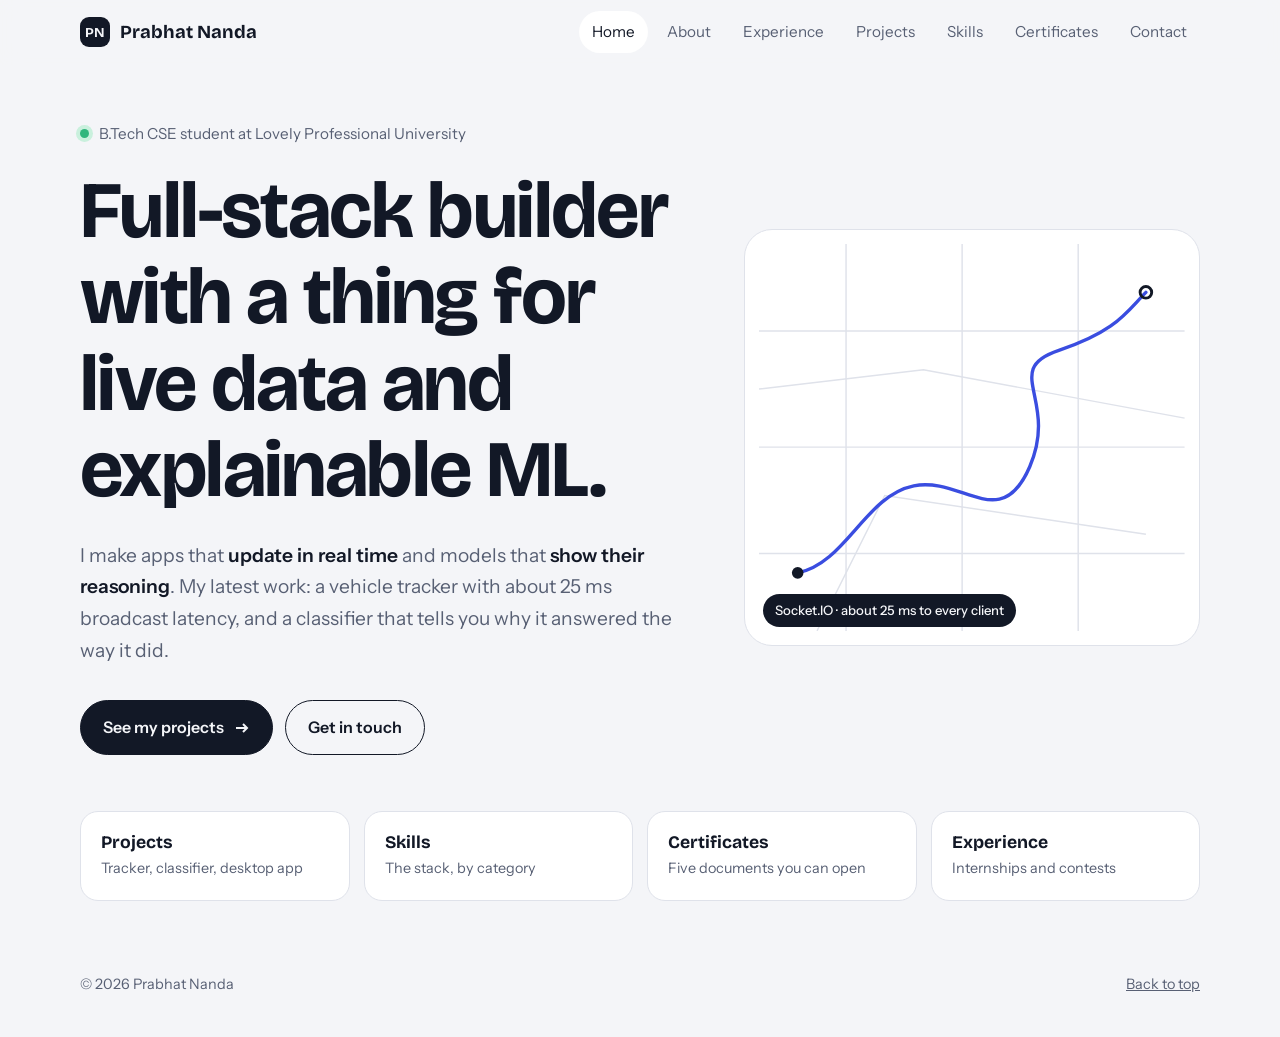
<file: index.html>
<!DOCTYPE html>
<html lang="en">
  <head>
    <meta charset="utf-8">
    <meta name="viewport" content="width=device-width, initial-scale=1, viewport-fit=cover">
    <title>Prabhat Nanda | Full-stack developer</title>
    <meta name="description" content="Prabhat Nanda is a B.Tech CSE student building real-time full-stack apps and explainable ML tools. Projects, skills and contact.">
    <meta property="og:title" content="Prabhat Nanda | Full-stack developer">
    <meta property="og:description" content="Real-time web apps, explainable ML and Java desktop software.">
    <link rel="preconnect" href="https://fonts.googleapis.com">
    <link rel="preconnect" href="https://fonts.gstatic.com" crossorigin>
    <link href="https://fonts.googleapis.com/css2?family=Bricolage+Grotesque:opsz,wght@12..96,500;12..96,700&family=Instrument+Sans:wght@400;500;600&display=swap" rel="stylesheet">
    <link rel="stylesheet" href="css/style.css">
  </head>
  <body>
    <div id="wipe" aria-hidden="true"></div>
    <a class="skip" href="#main">Skip to content</a>
    <header id="top">
      <div class="wrap">
        <nav aria-label="Primary">
          <a class="logo" href="#/"><i>PN</i>Prabhat Nanda</a>
          <button class="tg" aria-expanded="false" aria-controls="menu">Menu</button>
          <ul id="menu">
            <li>
              <a href="#/" data-r="">Home</a>
            </li>
            <li>
              <a href="#/about" data-r="about">About</a>
            </li>
            <li>
              <a href="#/experience" data-r="experience">Experience</a>
            </li>
            <li>
              <a href="#/projects" data-r="projects">Projects</a>
            </li>
            <li>
              <a href="#/skills" data-r="skills">Skills</a>
            </li>
            <li>
              <a href="#/certificates" data-r="certificates">Certificates</a>
            </li>
            <li>
              <a href="#/contact" data-r="contact">Contact</a>
            </li>
          </ul>
        </nav>
      </div>
      <div class="bar" id="bar"></div>
    </header>
    <main id="main">
      <section class="hero" id="hero">
        <div class="wrap hg">
          <div>
            <p class="who rv"><span></span>B.Tech CSE student at Lovely Professional University</p>
            <h1 class="rv">Full-stack builder with a thing for live data and explainable ML.</h1>
            <p class="lead rv">I make apps that <b>update in real time</b> and models that <b>show their reasoning</b>. My latest work: a vehicle tracker with about 25 ms broadcast latency, and a classifier that tells you why it answered the way it did.</p>
            <div class="cta rv">
              <a class="btn" href="#/projects">See my projects <svg width="16" height="16" viewBox="0 0 16 16" fill="none" stroke="currentColor" stroke-width="2"><path d="M2 8h11M9 4l4 4-4 4"/></svg></a>
              <a class="btn g" href="#/contact">Get in touch</a>
            </div>
          </div>
          <div class="map rv" role="img" aria-label="Animated route being traced on a map, like a vehicle tracker">
            <svg viewBox="0 0 440 400" aria-hidden="true"> <path class="st" d="M0 90H440M0 210H440M0 320H440M90 0V400M210 0V400M330 0V400"/> <path class="st" d="M0 150L170 130 440 180M60 400L130 260 400 300" /> <path id="rt" class="r" pathLength="1" d="M40 340C90 330 110 260 160 250S250 300 280 230 250 130 310 110 380 70 400 50"/> <circle r="9" fill="var(--acc)" id="dot" opacity="0"><animate attributeName="opacity" from="0" to="1" begin="4.8s" dur=".3s" fill="freeze"/><animateMotion dur="7s" begin="4.8s" repeatCount="indefinite"><mpath href="#rt"/></animateMotion></circle> <circle cx="40" cy="340" r="6" fill="var(--ink)"/><circle cx="400" cy="50" r="6" fill="none" stroke="var(--ink)" stroke-width="3"/> </svg>
            <span class="tag">Socket.IO · about 25 ms to every client</span>
          </div>
        </div>
        <div class="wrap qk">
          <a href="#/projects"><b>Projects</b><span>Tracker, classifier, desktop app</span></a>
          <a href="#/skills"><b>Skills</b><span>The stack, by category</span></a>
          <a href="#/certificates"><b>Certificates</b><span>Five documents you can open</span></a>
          <a href="#/experience"><b>Experience</b><span>Internships and contests</span></a>
        </div>
      </section>
      <section id="work">
        <div class="wrap">
          <h2>Three things I've built this year</h2>
          <div style="margin-top:40px">
            <article class="pj">
              <div class="vis mp rv" aria-hidden="true">
                <svg viewBox="0 0 300 220"><path d="M0 70H300M0 150H300M100 0V220M200 0V220" stroke="var(--line)" fill="none"/><path class="r2" pathLength="1" d="M30 180C70 170 80 120 120 115S190 150 210 100 190 50 270 35"/><circle cx="30" cy="180" r="6" fill="var(--ink)"/><circle cx="270" cy="35" r="7" fill="var(--acc)"/></svg>
              </div>
              <div>
                <h3>Real-time Vehicle Tracking System</h3>
                <p class="when">Live · July 2026</p>
                <p class="d">A browser-based tracker that follows a vehicle on a map without anyone refreshing the page, and lets you replay where it has been.</p>
                <ul class="pts">
                  <li>Uses the browser's GPS and Socket.IO to push positions to every connected client in roughly 25 ms.</li>
                  <li>Stores location history in PostgreSQL through Prisma, then plays routes back on Leaflet.js.</li>
                  <li>Protects API routes with JWT authentication; the frontend is responsive for phones and desktops.</li>
                </ul>
                <div class="chips">
                  <span>Node.js</span>
                  <span>Socket.IO</span>
                  <span>PostgreSQL</span>
                  <span>Prisma</span>
                  <span>Leaflet.js</span>
                  <span>JWT</span>
                </div>
                <a class="lk" href="https://github.com/Prabhat-web1">Code on GitHub</a>
              </div>
            </article>
            <article class="pj">
              <div class="vis rv" aria-hidden="true">
                <div>
                  <div class="bars">
                    <i style="--h:100%;--i:0"></i>
                    <i style="--h:64%;--i:1"></i>
                    <i style="--h:44%;--i:2"></i>
                    <i style="--h:30%;--i:3"></i>
                    <i style="--h:18%;--i:4"></i>
                  </div>
                  <p class="cap">Class probabilities across five categories</p>
                </div>
              </div>
              <div>
                <h3>AI Paranormal Investigation Bot</h3>
                <p class="when">Live · July 2026</p>
                <p class="d">A text classifier for paranormal narratives that is built to be questioned: every prediction comes with its evidence.</p>
                <ul class="pts">
                  <li>Sorts narratives into five categories with TF-IDF and SGDClassifier, at about 65% overall accuracy.</li>
                  <li>Returns class probabilities, a confidence score and the keywords that drove the call.</li>
                  <li>Llama 3.1 (via Groq) only rewrites the output in plain language. The classification stays deterministic, so the explanation can't invent facts.</li>
                </ul>
                <div class="chips">
                  <span>Python</span>
                  <span>Scikit-learn</span>
                  <span>TF-IDF</span>
                  <span>Llama 3.1</span>
                  <span>Groq API</span>
                </div>
                <a class="lk" href="https://github.com/Prabhat-web1">Code on GitHub</a>
              </div>
            </article>
            <article class="pj">
              <div class="vis rv" aria-hidden="true">
                <div class="rows">
                  <div>
                    <b>Sign in</b>
                    <span class="ok"></span>
                  </div>
                  <div>Java <em>validated</em></div>
                  <div>Data Structures <em>saved</em></div>
                  <div>Collections <em>restored</em></div>
                </div>
              </div>
              <div>
                <h3>Skill Progress Tracker</h3>
                <p class="when">May 2026 · Java summer training project</p>
                <p class="d">A desktop app for logging what you're learning, written to stay reliable when input or files go wrong.</p>
                <ul class="pts">
                  <li>Login gateway and reusable validation so only valid skill records get in.</li>
                  <li>Saves with BufferedReader and BufferedWriter, restores on next launch and copes with corrupted records.</li>
                  <li>Exception handling and utility functions that turn bad input into clear messages, not crashes.</li>
                </ul>
                <div class="chips">
                  <span>Java Swing</span>
                  <span>AWT</span>
                  <span>Data Structures</span>
                  <span>File I/O</span>
                </div>
                <a class="lk" href="https://github.com/Prabhat-web1">Code on GitHub</a>
              </div>
            </article>
          </div>
        </div>
      </section>
      <section id="about">
        <div class="wrap ab">
          <h2>Learning by shipping</h2>
          <div>
            <p>I'm in my third year of B.Tech Computer Science at Lovely Professional University. I learn fastest when something has to <b>actually run</b>, which is why most of my work is deployed rather than left as notebooks.</p>
            <p>Two threads run through it. One is <b>real-time web</b>: sockets, maps, databases and secured APIs. The other is <b>ML you can trust</b>: models that show probabilities and evidence, with language models used only to explain, never to guess.</p>
            <p>Core Java and data structures are the base under both. I'm looking for internships and entry-level roles where I can keep building and learn from a team.</p>
            <div class="facts">
              <div><strong>3</strong>projects shipped in 2026</div>
              <div><strong>4</strong>languages: C++, Python, C, Java</div>
              <div><strong>Top 10</strong>Hack AI Season 2 finalist</div>
            </div>
            <div class="edu">
              <b>Education</b>
              <p style="margin:6px 0 0">B.Tech, Computer Science and Engineering at Lovely Professional University, Phagwara. August 2024 to present.</p>
            </div>
          </div>
        </div>
      </section>
      <section id="stack">
        <div class="wrap">
          <h2>What I work with</h2>
          <p class="intro">Everything here comes from projects I have built or training I have finished.</p>
          <div id="skg"></div>
          <p class="soft">Beyond code: problem-solving, leadership, adaptability and teamwork.</p>
        </div>
      </section>
      <section id="experience">
        <div class="wrap">
          <h2>Internships, training and contests</h2>
          <div class="two">
            <div>
              <p class="sub">Experience</p>
              <div class="tl" style="margin-top:22px">
                <article>
                  <h3>Java Summer Internship</h3>
                  <p class="m">Lovely Professional University · Jun to Jul 2026</p>
                  <p>Mastering Data Structures in Java: classes, encapsulation, exception handling, ArrayList, HashMap, Stack, searching and Comparator-based sorting. It ended with a full Swing desktop app (the Skill Progress Tracker) and a Certificate of Merit with Grade A.</p>
                </article>
                <article>
                  <h3>CSR Project Intern, CyberSmart Awareness</h3>
                  <p class="m">WNS Cares Foundation · Jul to Aug 2025</p>
                  <p>A CSR internship with the WNS Cares Foundation team. The certificate lists presentation and tutoring skills, community outreach, networking and relationship management.</p>
                </article>
              </div>
            </div>
            <div>
              <p class="sub">Contests and achievements</p>
              <ul class="list">
                <li>Top 10 finalist, Hack AI Season 2 (Student Career Committee)<span></span></li>
                <li>18-hour Code-A-Fest X 2.0 coding competition<span></span></li>
                <li>Break the Bug debugging competition by Infineon<span></span></li>
              </ul>
              <p class="sub" style="margin-top:34px">Education</p>
              <ul class="list">
                <li>B.Tech, Computer Science and Engineering, Lovely Professional University<span>2024 to now</span></li>
              </ul>
            </div>
          </div>
        </div>
      </section>
      <section id="certs">
        <div class="wrap">
          <h2>Certificates</h2>
          <p class="intro">Tap any certificate to read it in full.</p>
          <div class="flt" role="group" aria-label="Filter certificates">
            <button class="on" data-f="all">All</button>
            <button data-f="course">Courses</button>
            <button data-f="intern">Internship</button>
            <button data-f="contest">Contests</button>
          </div>
          <div id="cg" class="cg"></div>
          <p class="soft" style="margin-top:36px"><b>Also on my CV:</b> Claude Code 101 badge (Aug 2026), Infosys Springboard (Aug 2025), Top 10 at Hack AI Season 2, and Code-A-Fest X 2.0. Their files are not on the site yet.</p>
        </div>
      </section>
      <section id="contact" style="padding-top:20px">
        <div class="wrap">
          <div class="ct">
            <h2>Have an internship or project in mind?</h2>
            <p>I reply to email fastest. If you'd like to see code first, my GitHub has all of the work above.</p>
            <div class="cta">
              <a class="btn" id="mail" href="mailto:prabhatknanda.1234@gmail.com">prabhatknanda.1234@gmail.com</a>
              <button class="btn g" id="copy" type="button">Copy email</button>
              <a class="btn g" href="https://github.com/Prabhat-web1">GitHub</a>
              <a class="btn g" href="http://www.linkedin.com/in/prabhat-nanda-xy">LinkedIn</a>
            </div>
            <p style="margin:22px 0 0;font-size:.95rem">Phone: <a href="tel:+919279151804">+91 92791 51804</a></p>
          </div>
        </div>
      </section>
    </main>
    <footer>
      <div class="wrap">
        <span>© 2026 Prabhat Nanda</span>
        <a href="#top">Back to top</a>
      </div>
    </footer>
    <dialog id="lb" aria-label="Certificate preview">
      <button class="lbx" aria-label="Close preview">×</button>
      <img alt="">
      <div class="lbm">
        <h3></h3>
        <p class="o"></p>
        <p class="n"></p>
      </div>
    </dialog>
    <script src="js/icons.js"></script>
    <script src="js/data.js"></script>
    <script src="js/script.js"></script>
  </body>
</html>
</file>
<file: css/style.css>
/* Prabhat Nanda portfolio: styles
   Sections: theme, layout, navigation, buttons, hero, about, projects,
   skills, experience, certificates, contact, animations, responsive */

:root {
  --bg: #f4f5f8;
  --panel: #fff;
  --ink: #121826;
  --mute: #586074;
  --line: #dfe2ea;
  --acc: #3a4de0;
  --acc2: #c9f0dd;
  --dark: #151b2e;
  --darkink: #eef0f7;
  --d: "Bricolage Grotesque","Trebuchet MS",sans-serif;
  --b: "Instrument Sans","Segoe UI",system-ui,sans-serif;
  box-sizing: border-box;
  padding-top: env(safe-area-inset-top,0px);
  padding-bottom: env(safe-area-inset-bottom,0px);
}

@media (prefers-color-scheme: dark) {
  :root:not([data-theme="light"]) {
    --bg: #10141f;
    --panel: #171d2d;
    --ink: #eef0f7;
    --mute: #9ba3b8;
    --line: #272f45;
    --acc: #8d9bff;
    --acc2: #1f4a3a;
    --dark: #0b0f1a;
  }
}

:root[data-theme="dark"] {
  --bg: #10141f;
  --panel: #171d2d;
  --ink: #eef0f7;
  --mute: #9ba3b8;
  --line: #272f45;
  --acc: #8d9bff;
  --acc2: #1f4a3a;
  --dark: #0b0f1a;
}

html {
  height: 100%;
  scroll-behavior: smooth;
  scroll-padding-top: calc(72px + env(safe-area-inset-top,0px));
}

*,
*:before,
*:after {
  box-sizing: border-box;
}

body {
  margin: 0;
  min-height: 100%;
  background: var(--bg);
  color: var(--ink);
  font: 400 17px/1.65 var(--b);
  -webkit-font-smoothing: antialiased;
}

a {
  color: inherit;
}

:focus-visible {
  outline: 3px solid var(--acc);
  outline-offset: 3px;
  border-radius: 6px;
}

.wrap {
  width: min(1120px,100% - 40px);
  margin: 0 auto;
}

h1,
h2,
h3 {
  font-family: var(--d);
  line-height: 1.08;
  margin: 0;
  letter-spacing: -.02em;
}

h2 {
  font-size: clamp(1.9rem,4.5vw,3rem);
  max-width: 18ch;
}

p {
  margin: 0;
}

section {
  padding: 96px 0;
}

.skip {
  position: absolute;
  left: -999px;
}

.skip:focus {
  left: 12px;
  top: 12px;
  background: var(--ink);
  color: var(--bg);
  padding: 8px 14px;
  z-index: 99;
  border-radius: 8px;
}

/* nav */
header {
  position: sticky;
  top: 0;
  z-index: 20;
  padding-top: env(safe-area-inset-top,0px);
  background: color-mix(in srgb,var(--bg) 88%,transparent);
  backdrop-filter: blur(10px);
  border-bottom: 1px solid transparent;
  transition: border-color .3s;
}

header.on {
  border-color: var(--line);
}

nav {
  display: flex;
  align-items: center;
  justify-content: space-between;
  height: 64px;
}

.logo {
  font: 700 1.15rem var(--d);
  text-decoration: none;
  display: flex;
  gap: 10px;
  align-items: center;
}

.logo i {
  width: 30px;
  height: 30px;
  border-radius: 9px;
  background: var(--ink);
  color: var(--bg);
  display: grid;
  place-items: center;
  font: 700 .85rem var(--d);
  font-style: normal;
  transition: transform .4s;
}

.logo:hover i {
  transform: rotate(-8deg) scale(1.06);
}

nav ul {
  display: flex;
  gap: 6px;
  list-style: none;
  margin: 0;
  padding: 0;
}

nav ul a {
  display: block;
  padding: 8px 13px;
  border-radius: 99px;
  text-decoration: none;
  font-size: .95rem;
  color: var(--mute);
  transition: background .2s,color .2s;
}

nav ul a:hover,
nav ul a.cur {
  background: var(--panel);
  color: var(--ink);
}

.tg {
  display: none;
  background: none;
  border: 1px solid var(--line);
  color: var(--ink);
  border-radius: 10px;
  padding: 8px 12px;
  font: inherit;
  cursor: pointer;
}

.bar {
  position: absolute;
  left: 0;
  bottom: -1px;
  height: 2px;
  background: var(--acc);
  width: 0;
}

/* buttons */
.btn {
  display: inline-flex;
  gap: 10px;
  align-items: center;
  padding: 13px 22px;
  border-radius: 99px;
  font-weight: 600;
  text-decoration: none;
  border: 1.5px solid var(--ink);
  background: var(--ink);
  color: var(--bg);
  cursor: pointer;
  font-family: inherit;
  font-size: 1rem;
  transition: transform .25s,background .25s,color .25s;
}

.btn:hover {
  transform: translateY(-2px);
}

.btn.g {
  background: transparent;
  color: var(--ink);
}

.btn.g:hover {
  background: var(--panel);
}

.btn svg {
  transition: transform .25s;
}

.btn:hover svg {
  transform: translateX(4px);
}

/* hero */
.hero {
  padding: 56px 0 72px;
}

.hg {
  display: grid;
  grid-template-columns: 1.15fr .85fr;
  gap: 48px;
  align-items: center;
}

.hero h1 {
  font-size: clamp(2.5rem,7vw,5rem);
  max-width: 13ch;
}

.hero .lead {
  font-size: 1.2rem;
  color: var(--mute);
  max-width: 46ch;
  margin: 26px 0 34px;
}

.hero .lead b {
  color: var(--ink);
  font-weight: 600;
}

.cta {
  display: flex;
  gap: 12px;
  flex-wrap: wrap;
}

.who {
  display: flex;
  gap: 10px;
  align-items: center;
  margin-bottom: 22px;
  color: var(--mute);
  font-size: .95rem;
}

.who span {
  width: 9px;
  height: 9px;
  border-radius: 50%;
  background: #2fb67c;
  box-shadow: 0 0 0 4px var(--acc2);
}

.map {
  background: var(--panel);
  border: 1px solid var(--line);
  border-radius: 28px;
  padding: 14px;
  position: relative;
  overflow: hidden;
}

.map svg {
  display: block;
  width: 100%;
  height: auto;
}

.map .r {
  fill: none;
  stroke: var(--acc);
  stroke-width: 3.5;
  stroke-linecap: round;
  stroke-linejoin: round;
  stroke-dasharray: 1;
  stroke-dashoffset: 1;
  animation: dr 3.2s 1.5s cubic-bezier(.6,.1,.2,1) forwards;
}

@keyframes dr {
  to {
    stroke-dashoffset: 0;
  }
}

.map .st {
  fill: none;
  stroke: var(--line);
  stroke-width: 1.5;
}

.tag {
  position: absolute;
  left: 18px;
  bottom: 18px;
  background: var(--ink);
  color: var(--bg);
  font-size: .82rem;
  padding: 6px 12px;
  border-radius: 99px;
  font-weight: 500;
}

/* about */
.ab {
  display: grid;
  grid-template-columns: .8fr 1.2fr;
  gap: 56px;
}

.ab p {
  color: var(--mute);
  margin-bottom: 18px;
  max-width: 60ch;
}

.ab p b {
  color: var(--ink);
  font-weight: 600;
}

.facts {
  display: grid;
  grid-template-columns: repeat(3,1fr);
  gap: 12px;
  margin-top: 30px;
}

.facts div {
  border-top: 2px solid var(--ink);
  padding-top: 10px;
  font-size: .92rem;
  color: var(--mute);
}

.facts strong {
  display: block;
  font: 700 1.7rem var(--d);
  color: var(--ink);
}

/* projects */
.pj {
  display: grid;
  grid-template-columns: 1fr 1fr;
  gap: 40px;
  padding: 40px 0;
  border-top: 1px solid var(--line);
  align-items: center;
}

.pj:last-child {
  border-bottom: 1px solid var(--line);
}

.pj:nth-child(even) .vis {
  order: 2;
}

.vis {
  background: var(--panel);
  border: 1px solid var(--line);
  border-radius: 22px;
  aspect-ratio: 4/3;
  display: grid;
  place-items: center;
  padding: 26px;
  overflow: hidden;
  transition: transform .5s cubic-bezier(.2,.7,.2,1);
}

.pj:hover .vis {
  transform: rotate(-1deg) scale(1.015);
}

.pj h3 {
  font-size: clamp(1.5rem,3vw,2.1rem);
  margin-bottom: 6px;
}

.when {
  color: var(--mute);
  font-size: .92rem;
  margin-bottom: 14px;
}

.pj p.d {
  color: var(--mute);
  max-width: 52ch;
}

.pts {
  list-style: none;
  padding: 0;
  margin: 18px 0;
  display: grid;
  gap: 10px;
}

.pts li {
  padding-left: 22px;
  position: relative;
  font-size: .98rem;
}

.pts li:before {
  content: "";
  position: absolute;
  left: 0;
  top: .62em;
  width: 10px;
  height: 2px;
  background: var(--acc);
}

.chips {
  display: flex;
  flex-wrap: wrap;
  gap: 8px;
  margin-top: 16px;
}

.chips span {
  font-size: .85rem;
  padding: 4px 12px;
  border-radius: 99px;
  background: var(--panel);
  border: 1px solid var(--line);
}

.lk {
  display: inline-block;
  margin-top: 18px;
  font-weight: 600;
  text-decoration: none;
  border-bottom: 2px solid var(--acc);
  transition: padding .2s;
}

.lk:hover {
  padding-right: 6px;
}

/* mini visuals */
.bars {
  display: flex;
  align-items: flex-end;
  gap: 14px;
  height: 150px;
  width: 80%;
}

.bars i {
  flex: 1;
  background: var(--acc);
  border-radius: 8px 8px 3px 3px;
  height: var(--h);
  transform-origin: bottom;
  transform: scaleY(.15);
  transition: transform 1s cubic-bezier(.2,.7,.2,1) calc(var(--i)*90ms);
}

.bars i:nth-child(1) {
  opacity: 1;
}

.bars i:nth-child(2) {
  opacity: .45;
}

.bars i:nth-child(3) {
  opacity: .3;
}

.bars i:nth-child(4) {
  opacity: .2;
}

.bars i:nth-child(5) {
  opacity: .12;
}

.in .bars i {
  transform: scaleY(1);
}

.cap {
  font-size: .82rem;
  color: var(--mute);
  margin-top: 14px;
  text-align: center;
}

.rows {
  width: 86%;
  display: grid;
  gap: 12px;
}

.rows div {
  display: flex;
  justify-content: space-between;
  align-items: center;
  padding: 12px 16px;
  border: 1px solid var(--line);
  border-radius: 12px;
  font-size: .92rem;
  background: var(--bg);
}

.rows div:first-child {
  border-color: var(--acc);
}

.rows em {
  font-style: normal;
  color: var(--mute);
  font-size: .82rem;
}

.rows .ok {
  width: 10px;
  height: 10px;
  border-radius: 50%;
  background: #2fb67c;
}

.mp svg {
  width: 100%;
}

.mp .r2 {
  fill: none;
  stroke: var(--acc);
  stroke-width: 4;
  stroke-linecap: round;
  stroke-dasharray: 1;
  stroke-dashoffset: 1;
  transition: stroke-dashoffset 2s ease;
}

.in .r2 {
  stroke-dashoffset: 0;
}

/* skills */
.sk {
  display: grid;
  grid-template-columns: repeat(auto-fit,minmax(240px,1fr));
  gap: 16px;
  margin-top: 40px;
}

.sk div {
  background: var(--panel);
  border: 1px solid var(--line);
  border-radius: 20px;
  padding: 26px;
  transition: transform .3s,border-color .3s;
}

.sk div:hover {
  transform: translateY(-4px);
  border-color: var(--acc);
}

.sk h3 {
  font-size: 1.2rem;
  margin-bottom: 4px;
}

.sk p {
  color: var(--mute);
  font-size: .92rem;
  margin-bottom: 16px;
}

.sk ul {
  list-style: none;
  padding: 0;
  margin: 0;
  display: flex;
  flex-wrap: wrap;
  gap: 8px;
}

.sk li {
  padding: 4px 12px;
  background: var(--bg);
  border-radius: 99px;
  font-size: .9rem;
  font-weight: 500;
}

/* journey */
.two {
  display: grid;
  grid-template-columns: 1fr 1fr;
  gap: 56px;
  margin-top: 40px;
}

.tl {
  border-left: 2px solid var(--line);
  padding-left: 26px;
  display: grid;
  gap: 30px;
}

.tl article {
  position: relative;
}

.tl article:before {
  content: "";
  position: absolute;
  left: -33px;
  top: .55em;
  width: 12px;
  height: 12px;
  border-radius: 50%;
  background: var(--bg);
  border: 3px solid var(--acc);
}

.tl h3 {
  font-size: 1.2rem;
}

.tl .m {
  color: var(--mute);
  font-size: .92rem;
  margin: 2px 0 8px;
}

.tl p {
  font-size: .98rem;
  color: var(--mute);
}

.list {
  list-style: none;
  padding: 0;
  margin: 0;
}

.list li {
  display: flex;
  justify-content: space-between;
  gap: 16px;
  padding: 15px 0;
  border-bottom: 1px solid var(--line);
}

.list span {
  color: var(--mute);
  font-size: .9rem;
  white-space: nowrap;
}

.sub {
  font: 700 1.3rem var(--d);
  margin: 0 0 6px;
}

/* contact */
.ct {
  background: var(--dark);
  color: var(--darkink);
  border-radius: 32px;
  padding: clamp(34px,6vw,72px);
  margin-bottom: 56px;
}

.ct h2 {
  max-width: 14ch;
}

.ct p {
  color: #aab2c8;
  margin: 20px 0 30px;
  max-width: 46ch;
}

.ct .btn {
  background: var(--darkink);
  color: var(--dark);
  border-color: var(--darkink);
}

.ct .btn.g {
  background: transparent;
  color: var(--darkink);
  border-color: #4a5372;
}

.ct .btn.g:hover {
  background: #232b45;
}

footer {
  padding: 0 0 40px;
  color: var(--mute);
  font-size: .9rem;
}

footer .wrap {
  display: flex;
  justify-content: space-between;
  flex-wrap: wrap;
  gap: 10px;
}

/* scroll reveal (class added by js/script.js) */
.rv {
  opacity: 0;
  transform: translateY(18px);
  transition: opacity .8s,transform .8s cubic-bezier(.2,.7,.2,1);
}

.rv.in {
  opacity: 1;
  transform: none;
}

.hero .rv:nth-child(2) {
  transition-delay: .12s;
}

.hero .rv:nth-child(3) {
  transition-delay: .24s;
}

@media (max-width: 860px) {
  section {
    padding: 68px 0;
  }
  .hg,
  .ab,
  .two,
  .pj {
    grid-template-columns: 1fr;
    gap: 30px;
  }
  .pj:nth-child(even) .vis {
    order: 0;
  }
  .tg {
    display: block;
  }
  nav ul {
    display: none;
    position: absolute;
    top: 64px;
    left: 0;
    right: 0;
    flex-direction: column;
    background: var(--bg);
    padding: 10px 20px 18px;
    border-bottom: 1px solid var(--line);
  }
  nav ul.open {
    display: flex;
  }
}

@media (prefers-reduced-motion: reduce) {
  * {
    animation: none!important;
    transition: none!important;
    scroll-behavior: auto!important;
  }
  .rv {
    opacity: 1;
    transform: none;
  }
  .map .r {
    stroke-dashoffset: 0;
  }
  .bars i {
    transform: none;
  }
  .mp .r2 {
    stroke-dashoffset: 0;
  }
}

main>section[hidden] {
  display: none;
}

.pg {
  animation: pg .55s cubic-bezier(.2,.7,.2,1);
}

@keyframes pg {
  from {
    opacity: 0;
    transform: translateY(16px);
  }
  to {
    opacity: 1;
    transform: none;
  }
}

.intro {
  color: var(--mute);
  margin-top: 14px;
  max-width: 56ch;
}

.qk {
  display: grid;
  grid-template-columns: repeat(4,1fr);
  gap: 14px;
  margin-top: 56px;
}

.qk a {
  background: var(--panel);
  border: 1px solid var(--line);
  border-radius: 18px;
  padding: 20px;
  text-decoration: none;
  display: grid;
  gap: 4px;
  transition: transform .3s,border-color .3s;
}

.qk a:hover {
  transform: translateY(-4px);
  border-color: var(--acc);
}

.qk b {
  font: 700 1.1rem var(--d);
}

.qk span {
  color: var(--mute);
  font-size: .9rem;
}

.edu {
  margin-top: 34px;
  padding: 20px 22px;
  background: var(--panel);
  border: 1px solid var(--line);
  border-radius: 18px;
  color: var(--mute);
  max-width: 60ch;
}

.edu b {
  color: var(--ink);
}

.soft {
  color: var(--mute);
  margin-top: 30px;
}

.skc {
  margin-top: 38px;
}

.skc h3 {
  font-size: 1.15rem;
  margin-bottom: 14px;
}

.tiles {
  display: grid;
  grid-template-columns: repeat(auto-fill,minmax(150px,1fr));
  gap: 12px;
}

.tile {
  display: flex;
  align-items: center;
  gap: 12px;
  background: var(--panel);
  border: 1px solid var(--line);
  border-radius: 16px;
  padding: 12px 14px;
  font-weight: 500;
  transition: transform .3s cubic-bezier(.2,.7,.2,1),border-color .3s,box-shadow .3s;
}

.tile:hover {
  transform: translateY(-4px);
  border-color: var(--c);
  box-shadow: 0 10px 24px -14px var(--c);
}

.ic {
  width: 40px;
  height: 40px;
  border-radius: 11px;
  display: grid;
  place-items: center;
  flex: none;
  background: color-mix(in srgb,var(--c) 15%,var(--panel));
  color: var(--c);
  font: 700 .92rem var(--d);
  transition: transform .4s;
}

.tile:hover .ic {
  transform: rotate(-8deg) scale(1.1);
}

.ic svg {
  width: 24px;
  height: 24px;
}

.chips span[style]:before {
  content: "";
  display: inline-block;
  width: 8px;
  height: 8px;
  border-radius: 50%;
  background: var(--c);
  margin-right: 7px;
}

.flt {
  display: flex;
  gap: 8px;
  flex-wrap: wrap;
  margin: 26px 0;
}

.flt button {
  font: inherit;
  font-size: .92rem;
  padding: 7px 16px;
  border-radius: 99px;
  border: 1px solid var(--line);
  background: var(--panel);
  color: var(--ink);
  cursor: pointer;
  transition: background .2s,color .2s;
}

.flt button.on,
.flt button:hover {
  background: var(--ink);
  color: var(--bg);
}

.cg {
  columns: 3;
  column-gap: 20px;
}

.cd {
  break-inside: avoid;
  margin: 0 0 20px;
  display: block;
  width: 100%;
  text-align: left;
  font: inherit;
  color: inherit;
  background: var(--panel);
  border: 1px solid var(--line);
  border-radius: 18px;
  padding: 10px 10px 16px;
  cursor: pointer;
  transition: transform .35s cubic-bezier(.2,.7,.2,1),box-shadow .35s,border-color .35s;
}

.cd:hover {
  transform: translateY(-6px);
  box-shadow: 0 18px 34px -20px rgba(20,30,60,.5);
  border-color: var(--acc);
}

.cd .im {
  position: relative;
  border-radius: 10px;
  overflow: hidden;
  background: #fff;
}

.cd img {
  display: block;
  width: 100%;
  height: auto;
}

.cd .im:after {
  content: "View larger";
  position: absolute;
  inset: auto 0 0 0;
  padding: 26px 14px 10px;
  background: linear-gradient(transparent,rgba(12,16,32,.78));
  color: #fff;
  font-size: .88rem;
  font-weight: 600;
  opacity: 0;
  transform: translateY(8px);
  transition: .3s;
}

.cd:hover .im:after,
.cd:focus-visible .im:after {
  opacity: 1;
  transform: none;
}

.cd h3 {
  font-size: 1.05rem;
  margin: 14px 6px 4px;
  line-height: 1.25;
}

.cd p {
  margin: 0 6px;
  color: var(--mute);
  font-size: .9rem;
}

.cd .dt {
  color: var(--acc);
  font-weight: 600;
  margin-top: 4px;
}

dialog {
  border: 0;
  border-radius: 22px;
  padding: 0;
  width: min(1000px,94vw);
  max-height: 92vh;
  background: var(--panel);
  color: var(--ink);
  overflow: auto;
}

dialog::backdrop {
  background: rgba(10,14,28,.7);
  backdrop-filter: blur(4px);
}

dialog[open] {
  animation: pg .35s;
}

dialog img {
  display: block;
  width: 100%;
  height: auto;
  background: #fff;
}

.lbm {
  padding: 20px 26px 24px;
}

.lbm h3 {
  font-size: 1.3rem;
}

.lbm p {
  color: var(--mute);
  margin-top: 4px;
  font-size: .95rem;
}

.lbx {
  position: absolute;
  top: 12px;
  right: 12px;
  width: 40px;
  height: 40px;
  border-radius: 50%;
  border: 0;
  background: var(--ink);
  color: var(--bg);
  font-size: 1.3rem;
  cursor: pointer;
}

@media (max-width: 980px) {
  .tg {
    display: block;
  }
  nav ul {
    display: none;
    position: absolute;
    top: 64px;
    left: 0;
    right: 0;
    flex-direction: column;
    background: var(--bg);
    padding: 10px 20px 18px;
    border-bottom: 1px solid var(--line);
  }
  nav ul.open {
    display: flex;
  }
  .qk {
    grid-template-columns: 1fr 1fr;
  }
  .cg {
    columns: 2;
  }
}

@media (max-width: 560px) {
  .cg {
    columns: 1;
  }
  .qk {
    grid-template-columns: 1fr;
  }
}

@media (prefers-reduced-motion: reduce) {
  .pg {
    animation: none!important;
  }
}

/* ===== Load and navigation animation: Wipe (page) + Shape (visual blocks) ===== */
#wipe {
  position: fixed;
  inset: 0;
  z-index: 100;
  background: var(--dark);
  pointer-events: none;
  animation: wl .95s .12s cubic-bezier(.77,0,.18,1) both;
}

#wipe:before,
#wipe:after {
  content: "";
  position: absolute;
  top: 0;
  bottom: 0;
  width: 5px;
  background: var(--acc);
}

#wipe:before {
  left: -5px;
}

#wipe:after {
  right: -5px;
}

@keyframes wl {
  to {
    transform: translateX(110%);
  }
}

#wipe.rdy {
  animation: none;
  transform: translateX(-110%);
}

#wipe.rdy.in {
  transform: none;
  transition: transform .33s cubic-bezier(.7,0,.2,1);
}

#wipe.rdy.out {
  transform: translateX(110%);
  transition: transform .44s cubic-bezier(.7,0,.2,1);
}

header {
  animation: hd .6s .5s cubic-bezier(.2,.7,.2,1) backwards;
}

@keyframes hd {
  from {
    opacity: 0;
    transform: translateY(-12px);
  }
}

.hero .rv:nth-child(n) {
  transition-delay: calc(var(--lag,0s) + var(--x,0s));
}

.hero h1.rv {
  opacity: 1;
  transform: none;
  clip-path: inset(-10% 100% -14% -2%);
  transition: clip-path 1s cubic-bezier(.7,0,.2,1);
}

.hero h1.rv.in {
  clip-path: inset(-10% -3% -14% -2%);
}

.shp:not(.in) {
  visibility: hidden;
}

.shp.in {
  animation: shp .95s cubic-bezier(.2,.7,.2,1) calc(var(--lag,0s) + var(--x,0s)) backwards;
}

@keyframes shp {
  from {
    clip-path: inset(34% 30% 34% 30% round 50%);
    opacity: 0;
    transform: scale(.9);
  }
  to {
    clip-path: inset(0 0 0 0 round 0);
    opacity: 1;
    transform: none;
  }
}

@media (prefers-reduced-motion: reduce) {
  #wipe {
    display: none;
  }
  header {
    animation: none;
  }
  .shp:not(.in) {
    visibility: visible;
  }
  .hero h1.rv {
    clip-path: none;
  }
}
</file>
